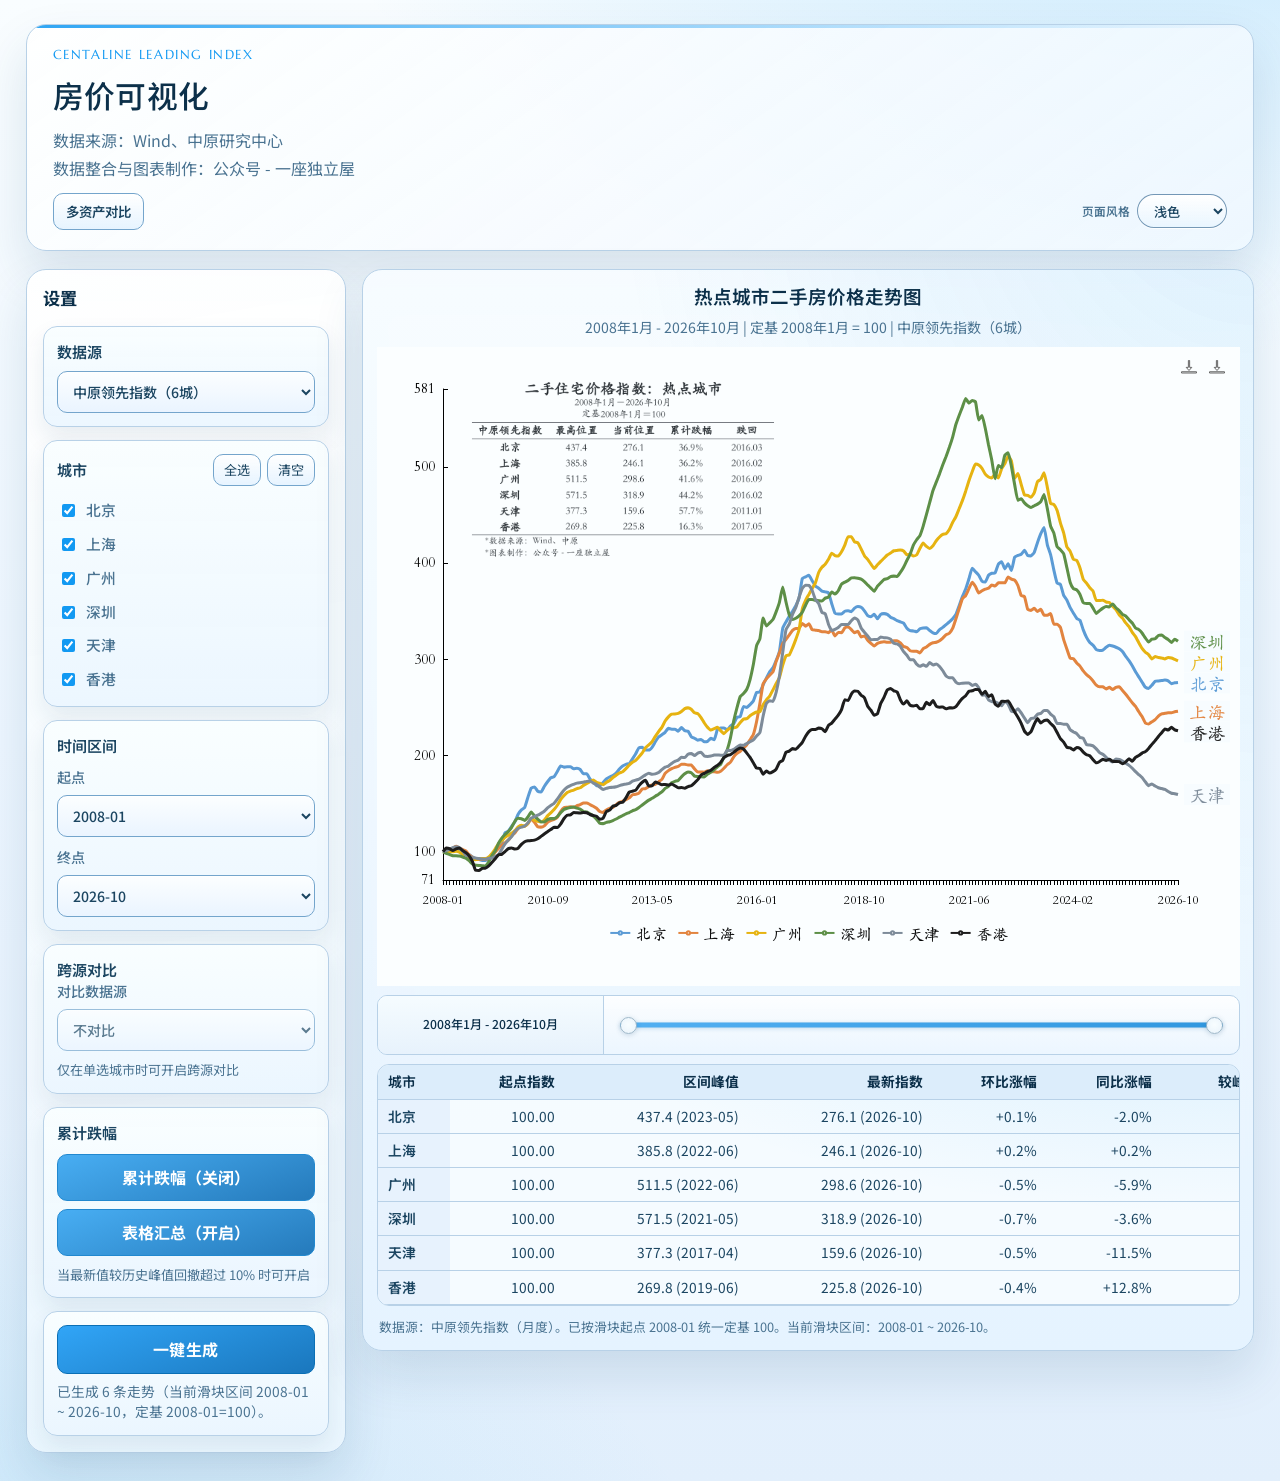
<file: index.html>
<!doctype html>
<html lang="zh-CN">
  <head>
    <meta charset="UTF-8" />
    <meta name="viewport" content="width=device-width, initial-scale=1.0, viewport-fit=cover" />
    <title>房价可视化</title>
    <link rel="preconnect" href="https://fonts.googleapis.com" />
    <link rel="preconnect" href="https://fonts.gstatic.com" crossorigin />
    <link
      rel="preload"
      as="style"
      href="https://fonts.googleapis.com/css2?family=Marcellus&family=Noto+Sans+SC:wght@400;500;700&display=swap"
      onload="this.onload=null;this.rel='stylesheet'"
    />
    <noscript>
      <link
        rel="stylesheet"
        href="https://fonts.googleapis.com/css2?family=Marcellus&family=Noto+Sans+SC:wght@400;500;700&display=swap"
      />
    </noscript>
    <link
      rel="preload"
      href="./fonts/STKaiti-subset.woff2"
      as="font"
      type="font/woff2"
      crossorigin
    />
    <link rel="stylesheet" href="style.css?v=20261020-mobile" />
    <script>
      window.__ECHARTS_LOAD_STATUS = "loading";
      window.__ECHARTS_LOAD_FAILURE_DETAIL = "";
      window.__ECHARTS_FALLBACK_URLS = [
        "https://cdn.jsdelivr.net/npm/echarts@5.5.1/dist/echarts.min.js",
        "https://cdn.bootcdn.net/ajax/libs/echarts/5.5.0/echarts.min.js",
        "https://cdn.staticfile.org/echarts/5.5.0/echarts.min.js",
      ];
      window.__markEchartsReady = function () {
        window.__ECHARTS_LOAD_STATUS = "ready";
        window.__ECHARTS_LOAD_FAILURE_DETAIL = "";
      };
      window.__markEchartsLoadFailed = function () {
        window.__ECHARTS_LOAD_STATUS = "failed";
        window.__ECHARTS_LOAD_FAILURE_DETAIL =
          "vendor/echarts.min.js 与所有 CDN 回退均加载失败";
      };
      window.__loadEchartsFallback = function (scriptEl, index) {
        if (!scriptEl) return;
        const parsedIndex = Number(index);
        const safeIndex = Number.isFinite(parsedIndex) ? parsedIndex : 0;
        const nextUrl = window.__ECHARTS_FALLBACK_URLS[safeIndex];
        if (!nextUrl) {
          window.__markEchartsLoadFailed();
          return;
        }
        scriptEl.onload = function () {
          window.__markEchartsReady();
        };
        scriptEl.onerror = function () {
          window.__loadEchartsFallback(scriptEl, safeIndex + 1);
        };
        scriptEl.src = nextUrl;
      };
    </script>
    <script
      defer
      src="./vendor/echarts.min.js"
      onload="window.__markEchartsReady()"
      onerror="window.__loadEchartsFallback(this, 0)"
    ></script>
    <script defer src="house-price-data.js?v=20261116-housing-october"></script>
    <script defer src="chart-axis-utils.js?v=20260416-visible-y-axis-tight-v2"></script>
    <script defer src="time-range-viewport-utils.js?v=20260719-expand-viewport"></script>
    <script defer src="app.js?v=20261116-housing-october"></script>
    <script defer src="./mobile-ui.js?v=20261020-mobile"></script>
  </head>
  <body>
    <main class="page">
      <section class="hero">
        <p class="eyebrow">Centaline Leading Index</p>
        <h1>房价可视化</h1>
        <p class="subtitle" id="sourceSubtitleText">数据来源：Wind、中原研究中心</p>
        <p class="subtitle credit">数据整合与图表制作：公众号 - 一座独立屋</p>
        <div class="hero-links hero-links--with-theme">
          <a class="hero-link-btn" href="multi-assets.html">多资产对比</a>
          <label class="hero-theme-field">
            <span class="hero-theme-label">页面风格</span>
            <select id="themeMode" aria-label="页面风格选择">
              <option value="light">浅色</option>
              <option value="dark">深色</option>
            </select>
          </label>
        </div>
      </section>

      <section class="workspace">
        <aside class="controls">
          <h2>设置</h2>

          <div class="control-block control-block--loose-select">
            <h3>数据源</h3>
            <label>
              <select id="dataSource" aria-label="数据源选择"></select>
            </label>
          </div>

          <div class="control-block">
            <div class="block-head">
              <h3 id="cityBlockTitle">城市（可选多至6个）</h3>
              <div class="inline-actions">
                <button id="selectAllBtn" type="button">全选</button>
                <button id="clearAllBtn" type="button">清空</button>
              </div>
            </div>
            <input
              id="citySearch"
              class="asset-search city-search"
              type="search"
              placeholder="搜索城市或所在省份"
              aria-label="搜索城市"
              hidden
            />
            <div id="cityList" class="city-list" aria-label="城市选择"></div>
          </div>

          <div class="control-block">
            <h3>时间区间</h3>
            <div class="date-grid">
              <label>
                起点
                <select id="startMonth"></select>
              </label>
              <label>
                终点
                <select id="endMonth"></select>
              </label>
            </div>
          </div>

          <div class="control-block">
            <h3>跨源对比</h3>
            <label>
              对比数据源
              <select id="compareSource" aria-label="跨源对比数据源" disabled>
                <option value="none">不对比</option>
              </select>
            </label>
            <p class="analysis-hint" id="compareHint">仅在单选北上广深天津时可开启对比</p>
          </div>

          <div class="control-block">
            <h3>累计跌幅</h3>
            <button id="drawdownBtn" class="analysis-btn" type="button" disabled>
              累计跌幅（关闭）
            </button>
            <button id="chartTableBtn" class="analysis-btn sub" type="button" disabled>
              表格汇总（关闭）
            </button>
            <p class="analysis-hint">当最新值较历史峰值回撤超过 10% 时可开启</p>
          </div>

          <div class="control-block actions">
            <button id="renderBtn" class="primary-btn" type="button">一键生成</button>
            <p id="statusText" class="status">正在加载数据...</p>
          </div>
        </aside>

        <section class="chart-zone">
          <div class="chart-head">
            <h2 id="chartTitle">热点城市二手房价格走势图</h2>
            <p id="chartMeta">-</p>
          </div>
          <div class="chart-stage">
            <div id="chart" class="chart" role="img" aria-label="房价走势折线图"></div>
            <div id="chartStatsOverlay" class="chart-stats-overlay" aria-hidden="true"></div>
          </div>
          <div class="timeline-zoom-widget" id="timeZoomWidget" aria-label="时间区间滑块">
            <div class="timeline-zoom-summary" id="timeZoomRangeText">-</div>
            <div class="timeline-zoom-slider">
              <div class="timeline-zoom-track">
                <span class="timeline-zoom-rail" aria-hidden="true"></span>
                <span class="timeline-zoom-fill" id="timeZoomFill" aria-hidden="true"></span>
                <input
                  id="timeZoomStart"
                  class="timeline-zoom-input timeline-zoom-input--start"
                  type="range"
                  min="0"
                  max="0"
                  step="1"
                  value="0"
                  aria-label="时间区间起点"
                />
                <input
                  id="timeZoomEnd"
                  class="timeline-zoom-input timeline-zoom-input--end"
                  type="range"
                  min="0"
                  max="0"
                  step="1"
                  value="0"
                  aria-label="时间区间终点"
                />
              </div>
            </div>
          </div>
          <div class="table-wrap">
            <table>
              <thead>
                <tr>
                  <th>城市</th>
                  <th>起点指数</th>
                  <th>区间峰值</th>
                  <th>最新指数</th>
                  <th>环比涨幅</th>
                  <th>同比涨幅</th>
                  <th>较峰值回撤</th>
                </tr>
              </thead>
              <tbody id="summaryBody"></tbody>
            </table>
          </div>
          <p class="footnote" id="footnoteText"></p>
        </section>
      </section>
    </main>
  </body>
</html>
</file>
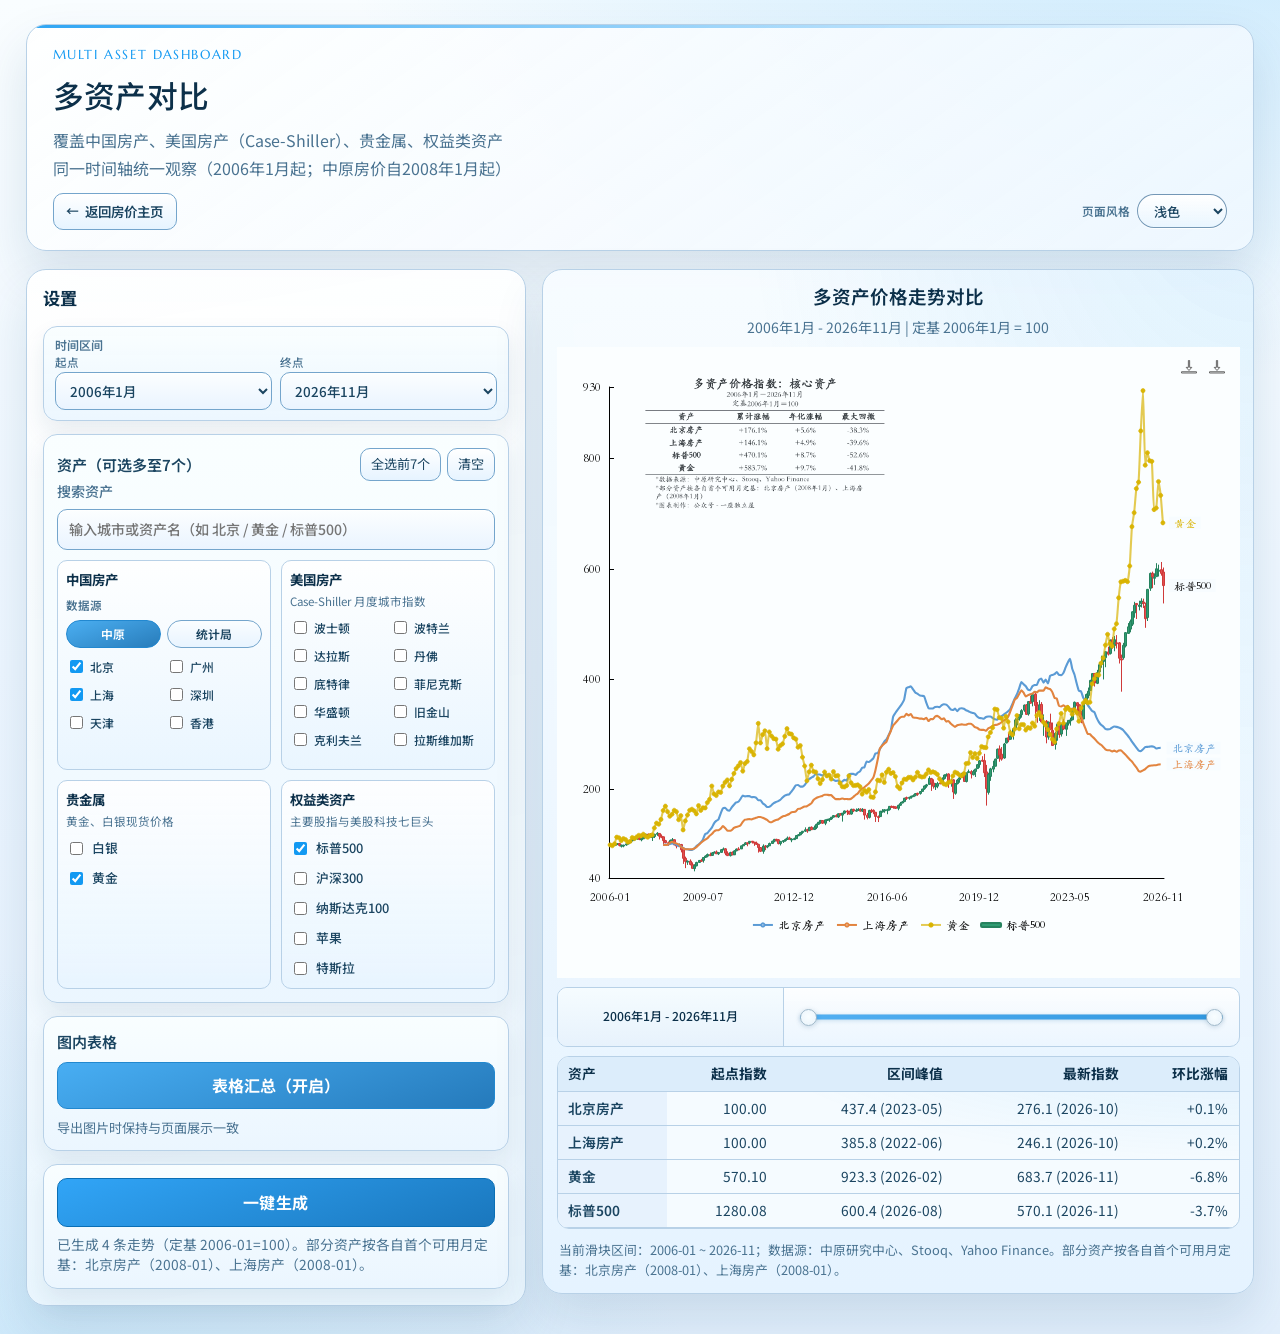
<file: multi-assets.html>
<!doctype html>
<html lang="zh-CN">
  <head>
    <meta charset="UTF-8" />
    <meta name="viewport" content="width=device-width, initial-scale=1.0, viewport-fit=cover" />
    <title>多资产对比</title>
    <link rel="preconnect" href="https://fonts.googleapis.com" />
    <link rel="preconnect" href="https://fonts.gstatic.com" crossorigin />
    <link
      rel="preload"
      as="style"
      href="https://fonts.googleapis.com/css2?family=Marcellus&family=Noto+Sans+SC:wght@400;500;700&display=swap"
      onload="this.onload=null;this.rel='stylesheet'"
    />
    <noscript>
      <link
        rel="stylesheet"
        href="https://fonts.googleapis.com/css2?family=Marcellus&family=Noto+Sans+SC:wght@400;500;700&display=swap"
      />
    </noscript>
    <link
      rel="preload"
      href="./fonts/STKaiti-subset.woff2"
      as="font"
      type="font/woff2"
      crossorigin
    />
    <link rel="stylesheet" href="style.css?v=20261020-mobile" />
    <script>
      window.__ECHARTS_LOAD_STATUS = "loading";
      window.__ECHARTS_LOAD_FAILURE_DETAIL = "";
      window.__ECHARTS_FALLBACK_URLS = [
        "https://cdn.jsdelivr.net/npm/echarts@5.5.1/dist/echarts.min.js",
        "https://cdn.bootcdn.net/ajax/libs/echarts/5.5.0/echarts.min.js",
        "https://cdn.staticfile.org/echarts/5.5.0/echarts.min.js",
      ];
      window.__markEchartsReady = function () {
        window.__ECHARTS_LOAD_STATUS = "ready";
        window.__ECHARTS_LOAD_FAILURE_DETAIL = "";
      };
      window.__markEchartsLoadFailed = function () {
        window.__ECHARTS_LOAD_STATUS = "failed";
        window.__ECHARTS_LOAD_FAILURE_DETAIL =
          "vendor/echarts.min.js 与所有 CDN 回退均加载失败";
      };
      window.__loadEchartsFallback = function (scriptEl, index) {
        if (!scriptEl) return;
        const parsedIndex = Number(index);
        const safeIndex = Number.isFinite(parsedIndex) ? parsedIndex : 0;
        const nextUrl = window.__ECHARTS_FALLBACK_URLS[safeIndex];
        if (!nextUrl) {
          window.__markEchartsLoadFailed();
          return;
        }
        scriptEl.onload = function () {
          window.__markEchartsReady();
        };
        scriptEl.onerror = function () {
          window.__loadEchartsFallback(scriptEl, safeIndex + 1);
        };
        scriptEl.src = nextUrl;
      };
    </script>
    <script
      defer
      src="./vendor/echarts.min.js"
      onload="window.__markEchartsReady()"
      onerror="window.__loadEchartsFallback(this, 0)"
    ></script>
    <script defer src="multi-asset-data.js?v=20261116-housing-october"></script>
    <script defer src="multi-asset-base-utils.js?v=20260518-range-base"></script>
    <script defer src="multi-asset-candlestick-utils.js?v=20260518-slim-centered-wicks"></script>
    <script defer src="time-range-viewport-utils.js?v=20260719-expand-viewport"></script>
    <script defer src="multi-assets.js?v=20261020-mobile"></script>
    <script defer src="./mobile-ui.js?v=20261020-mobile"></script>
  </head>
  <body>
    <main class="page page-multi-assets">
      <section class="hero">
        <p class="eyebrow">Multi Asset Dashboard</p>
        <h1>多资产对比</h1>
        <p class="subtitle">覆盖中国房产、美国房产（Case-Shiller）、贵金属、权益类资产</p>
        <p class="subtitle credit">同一时间轴统一观察（2006年1月起；中原房价自2008年1月起）</p>
        <div class="hero-links hero-links--with-theme">
          <a class="hero-link-btn hero-link-btn--back" href="index.html">
            <span class="hero-link-arrow" aria-hidden="true">&larr;</span>
            <span>返回房价主页</span>
          </a>
          <label class="hero-theme-field">
            <span class="hero-theme-label">页面风格</span>
            <select id="themeMode" aria-label="页面风格选择">
              <option value="light">浅色</option>
              <option value="dark">深色</option>
            </select>
          </label>
        </div>
      </section>

      <section class="workspace">
        <aside class="controls">
          <h2>设置</h2>

          <div class="control-block control-block--time-range">
            <div class="compact-range">
              <span class="compact-label">时间区间</span>
              <div class="compact-range-grid">
                <label class="compact-field compact-field--inline">
                  <span class="compact-sub-label">起点</span>
                  <select id="startMonth"></select>
                </label>
                <label class="compact-field compact-field--inline">
                  <span class="compact-sub-label">终点</span>
                  <select id="endMonth"></select>
                </label>
              </div>
            </div>
          </div>

          <div class="control-block">
            <div class="block-head">
              <h3 id="assetBlockTitle">资产（可选多至7个）</h3>
              <div class="inline-actions">
                <button id="selectAllBtn" type="button">全选前7个</button>
                <button id="clearAllBtn" type="button">清空</button>
              </div>
            </div>
            <label>
              搜索资产
              <input
                id="assetSearch"
                class="asset-search"
                type="search"
                placeholder="输入城市或资产名（如 北京 / 黄金 / 标普500）"
                autocomplete="off"
              />
            </label>
            <div id="assetList" class="asset-list" aria-label="资产选择"></div>
          </div>

          <div class="control-block">
            <h3>图内表格</h3>
            <button id="chartTableBtn" class="analysis-btn sub enabled" type="button">
              表格汇总（开启）
            </button>
            <p class="analysis-hint">导出图片时保持与页面展示一致</p>
          </div>

          <div class="control-block actions">
            <button id="renderBtn" class="primary-btn" type="button">一键生成</button>
            <p id="statusText" class="status">正在加载多资产数据...</p>
          </div>
        </aside>

        <section class="chart-zone">
          <div class="chart-head">
            <h2 id="chartTitle">多资产价格走势对比</h2>
            <p id="chartMeta">-</p>
          </div>
          <div class="chart-stage">
            <div id="chart" class="chart" role="img" aria-label="多资产价格走势折线图"></div>
            <div id="chartStatsOverlay" class="chart-stats-overlay" aria-hidden="true"></div>
          </div>
          <div class="timeline-zoom-widget" id="timeZoomWidget" aria-label="时间区间滑块">
            <div class="timeline-zoom-summary" id="timeZoomRangeText">-</div>
            <div class="timeline-zoom-slider">
              <div class="timeline-zoom-track">
                <span class="timeline-zoom-rail" aria-hidden="true"></span>
                <span class="timeline-zoom-fill" id="timeZoomFill" aria-hidden="true"></span>
                <input
                  id="timeZoomStart"
                  class="timeline-zoom-input timeline-zoom-input--start"
                  type="range"
                  min="0"
                  max="0"
                  step="1"
                  value="0"
                  aria-label="时间区间起点"
                />
                <input
                  id="timeZoomEnd"
                  class="timeline-zoom-input timeline-zoom-input--end"
                  type="range"
                  min="0"
                  max="0"
                  step="1"
                  value="0"
                  aria-label="时间区间终点"
                />
              </div>
            </div>
          </div>
          <div class="table-wrap">
            <table>
              <thead>
                <tr>
                  <th>资产</th>
                  <th>起点指数</th>
                  <th>区间峰值</th>
                  <th>最新指数</th>
                  <th>环比涨幅</th>
                  <th>同比涨幅</th>
                  <th>较峰值回撤</th>
                </tr>
              </thead>
              <tbody id="summaryBody"></tbody>
            </table>
          </div>
          <p class="footnote" id="footnoteText"></p>
        </section>
      </section>
    </main>
  </body>
</html>
</file>
<file: style.css>
@font-face {
  font-family: "ProjectChartSTKaiti";
  src:
    local("STKaiti"),
    local("Kaiti SC"),
    local("KaiTi"),
    url("./fonts/STKaiti-subset.woff2") format("woff2");
  font-weight: 400;
  font-style: normal;
  font-display: swap;
}

@font-face {
  font-family: "ProjectChartSTKaiti";
  src:
    local("STKaiti"),
    local("Kaiti SC"),
    local("KaiTi"),
    url("./fonts/STKaiti-subset.woff2") format("woff2");
  font-weight: 600;
  font-style: normal;
  font-display: swap;
}

@font-face {
  font-family: "ProjectChartSTKaiti";
  src:
    local("STKaiti"),
    local("Kaiti SC"),
    local("KaiTi"),
    url("./fonts/STKaiti-subset.woff2") format("woff2");
  font-weight: 700;
  font-style: normal;
  font-display: swap;
}

:root {
  --bg-ink: #102b42;
  --bg-paper: #edf6ff;
  --panel: rgba(250, 255, 255, 0.9);
  --panel-strong: rgba(242, 250, 255, 0.95);
  --line: #b8d1e7;
  --line-strong: #74a5cc;
  --title: #0c304a;
  --text: #1b4561;
  --soft: #4a7391;
  --accent: #1299f2;
  --accent-strong: #0a6fb5;
  --warn: #c64b3f;
  --shadow: 0 24px 50px rgba(17, 68, 108, 0.13);
  --shadow-soft: 0 12px 24px rgba(18, 64, 98, 0.09);
  --ring: 0 0 0 3px rgba(18, 153, 242, 0.2);
  --ui-font: "Noto Sans SC", "PingFang SC", "Hiragino Sans GB", "Microsoft YaHei",
    "Helvetica Neue", sans-serif;
  --display-font: "Marcellus", "Noto Sans SC", "PingFang SC", "Hiragino Sans GB",
    "Microsoft YaHei", "Helvetica Neue", sans-serif;
  --chart-font: "ProjectChartSTKaiti", "STKaiti", "Kaiti SC", "KaiTi", "BiauKai", serif;
}

* {
  box-sizing: border-box;
}

body {
  margin: 0;
  min-height: 100vh;
  overflow-x: hidden;
  font-family: var(--ui-font);
  line-height: 1.55;
  color: var(--text);
  background:
    radial-gradient(92rem 56rem at 98% -16%, rgba(32, 162, 246, 0.27), transparent 66%),
    radial-gradient(78rem 48rem at -14% 114%, rgba(84, 198, 242, 0.22), transparent 74%),
    linear-gradient(180deg, #f9fdff 0%, #edf6ff 50%, #e2effc 100%);
}

body.theme-dark {
  --panel: rgba(10, 18, 25, 0.92);
  --panel-strong: rgba(13, 24, 33, 0.96);
  --line: #365067;
  --line-strong: #5f7690;
  --title: #e8f1f7;
  --text: #d0dfe9;
  --soft: #9db2c1;
  --accent: #ffad47;
  --accent-strong: #d07b13;
  --warn: #ff826f;
  --shadow: 0 24px 54px rgba(0, 0, 0, 0.55);
  --shadow-soft: 0 12px 26px rgba(0, 0, 0, 0.46);
  --ring: 0 0 0 3px rgba(255, 173, 71, 0.24);
  color: var(--text);
  background:
    radial-gradient(86rem 52rem at 100% -14%, rgba(255, 173, 71, 0.22), transparent 66%),
    radial-gradient(74rem 46rem at -12% 116%, rgba(80, 145, 182, 0.2), transparent 74%),
    linear-gradient(180deg, #060d13 0%, #0a121a 54%, #0f1a24 100%);
}

body.theme-dark .hero {
  background: linear-gradient(145deg, rgba(15, 28, 39, 0.97), rgba(10, 21, 31, 0.97));
}

body.theme-dark .hero::after {
  background: linear-gradient(90deg, rgba(245, 164, 59, 0.92), rgba(245, 164, 59, 0));
}

body.theme-dark .controls,
body.theme-dark .chart-zone {
  border-color: rgba(95, 114, 130, 0.72);
}

body.theme-dark .controls h2,
body.theme-dark .control-block h3 {
  color: #f2cd99;
}

body.theme-dark .control-block {
  background:
    radial-gradient(122% 132% at 100% -24%, rgba(255, 173, 71, 0.14), transparent 62%),
    linear-gradient(180deg, rgba(21, 37, 50, 0.94), rgba(14, 26, 36, 0.96));
  border-color: rgba(83, 106, 122, 0.62);
}

body.theme-dark button {
  border-color: var(--line-strong);
  background: linear-gradient(180deg, #1c2c38, #14212c);
  color: var(--text);
}

body.theme-dark .inline-actions button {
  background: linear-gradient(180deg, #233746, #182733);
}

body.theme-dark .hero-link-btn {
  border-color: #5f7690;
  color: #d6e3eb;
  background: linear-gradient(180deg, rgba(28, 46, 61, 0.96), rgba(17, 30, 40, 0.96));
}

body.theme-dark .hero-link-btn:hover {
  border-color: #f5a43b;
  color: #f8c47c;
}

body.theme-dark .hero-theme-label {
  color: #afc1ce;
}

body.theme-dark .hero-theme-field select {
  border-color: rgba(115, 145, 168, 0.85);
  background: linear-gradient(180deg, rgba(23, 38, 51, 0.96), rgba(15, 27, 37, 0.97));
  box-shadow: 0 1px 0 rgba(255, 173, 71, 0.08), inset 0 1px 0 rgba(255, 173, 71, 0.14);
}

body.theme-dark select {
  background: linear-gradient(180deg, #142433, #101d28);
  border-color: rgba(96, 123, 143, 0.78);
  color: var(--text);
  box-shadow: inset 0 1px 0 rgba(255, 173, 71, 0.12);
}

body.theme-dark .asset-search {
  background: linear-gradient(180deg, #142433, #101d28);
  border-color: rgba(96, 123, 143, 0.78);
  color: var(--text);
  box-shadow: inset 0 1px 0 rgba(255, 173, 71, 0.12);
}

body.theme-dark .asset-group {
  border-color: rgba(88, 109, 126, 0.68);
  background:
    radial-gradient(120% 125% at 100% -20%, rgba(245, 164, 59, 0.14), transparent 58%),
    linear-gradient(180deg, rgba(21, 37, 50, 0.9), rgba(14, 26, 36, 0.92));
}

body.theme-dark .asset-group-title {
  color: #f2cd99;
}

body.theme-dark .asset-module-title {
  color: #f2cd99;
}

body.theme-dark .asset-module-desc,
body.theme-dark .asset-module-toolbar-label,
body.theme-dark .asset-module-empty {
  color: #a9bdca;
}

body.theme-dark .china-source-chip {
  border-color: #587082;
  background: linear-gradient(180deg, #1f3341, #172833);
  color: #c6d6e0;
}

body.theme-dark .china-source-chip:hover {
  border-color: #ffad47;
  color: #ffd8a5;
}

body.theme-dark .china-source-chip.is-active {
  border-color: #e7a246;
  background: linear-gradient(160deg, #f2b04f, #c6761a);
  color: #12212b;
}

body.theme-dark .page-multi-assets .asset-module[data-category="cn_housing"] .asset-grid::-webkit-scrollbar-thumb,
body.theme-dark .page-multi-assets .asset-module[data-category="us_housing"] .asset-grid::-webkit-scrollbar-thumb,
body.theme-dark .page-multi-assets .asset-module[data-category="equities"] .asset-grid::-webkit-scrollbar-thumb {
  background: rgba(191, 146, 86, 0.65);
}

body.theme-dark .primary-btn {
  border-color: #e79f43;
  background: linear-gradient(160deg, #f6ae49, #ba6e15);
  color: #13212c;
}

body.theme-dark .primary-btn:hover {
  color: #13212c;
}

body.theme-dark .analysis-btn {
  border-color: #587082;
  background: linear-gradient(160deg, #2e4354, #223443);
  color: #c3d4df;
}

body.theme-dark .analysis-btn:disabled {
  border-color: #435867;
  background: linear-gradient(160deg, #243645, #1b2a37);
  color: #7e95a6;
}

body.theme-dark .analysis-btn.enabled {
  border-color: #e7a246;
  background: linear-gradient(160deg, #f2b04f, #c6761a);
  color: #12212b;
}

body.theme-dark .analysis-btn.enabled:hover {
  color: #12212b;
}

body.theme-dark button:hover {
  border-color: #ffad47;
  color: #ffd7a4;
}

body.theme-dark .chart-zone {
  background:
    radial-gradient(120% 132% at 100% -20%, rgba(255, 173, 71, 0.11), transparent 62%),
    linear-gradient(180deg, rgba(13, 24, 34, 0.95), rgba(9, 18, 27, 0.95));
}

body.theme-dark .chart {
  background: #09131b;
}

body.theme-dark .table-wrap {
  background:
    radial-gradient(120% 135% at 100% -25%, rgba(255, 173, 71, 0.1), transparent 62%),
    rgba(11, 19, 27, 0.93);
  box-shadow: inset 0 1px 0 rgba(255, 255, 255, 0.05);
}

body.theme-dark .table-wrap th:first-child,
body.theme-dark .table-wrap td:first-child {
  background: #132432;
}

body.theme-dark .table-wrap thead th,
body.theme-dark .table-wrap thead th:first-child {
  background: transparent;
  color: #f2cea0;
}

body.theme-dark .chart-stats-overlay table,
body.theme-dark .chart-stats-overlay th,
body.theme-dark .chart-stats-overlay td {
  border-color: #ffffff;
}

body.theme-dark .chart-stats-overlay th,
body.theme-dark .chart-stats-overlay td,
body.theme-dark .chart-stats-overlay thead th,
body.theme-dark .chart-stats-title-main,
body.theme-dark .chart-stats-title-sub,
body.theme-dark .chart-stats-note,
body.theme-dark .chart-stats-source-tag,
body.theme-dark .chart-stats-th-text,
body.theme-dark .chart-stats-city-main {
  color: #ffffff;
}

body.theme-dark .city-list::-webkit-scrollbar-thumb {
  background: rgba(191, 146, 86, 0.62);
}

.page {
  width: min(1600px, 96vw);
  margin: 24px auto 28px;
  display: grid;
  gap: 18px;
}

.hero {
  position: relative;
  overflow: hidden;
  border: 1px solid var(--line);
  background: linear-gradient(145deg, rgba(255, 255, 255, 0.92), rgba(239, 248, 255, 0.82));
  border-radius: 20px;
  padding: 20px 26px;
  box-shadow: var(--shadow);
}

.hero::after {
  content: "";
  position: absolute;
  inset: 0 auto auto 0;
  width: 100%;
  height: 3px;
  background: linear-gradient(90deg, rgba(18, 153, 242, 0.88), rgba(18, 153, 242, 0));
}

.eyebrow {
  margin: 0;
  font-family: var(--display-font);
  font-weight: 500;
  letter-spacing: 0.12em;
  text-transform: uppercase;
  color: var(--accent);
  font-size: 0.84rem;
}

.hero h1 {
  margin: 8px 0 0;
  font-size: clamp(1.4rem, 2.4vw, 2rem);
  font-family: var(--display-font);
  font-weight: 500;
  color: var(--title);
  letter-spacing: 0.01em;
}

.subtitle {
  margin: 7px 0 0;
  color: var(--soft);
  line-height: 1.58;
  overflow-wrap: anywhere;
}

.subtitle.credit {
  margin-top: 2px;
}

.hero-links {
  margin-top: 12px;
  display: flex;
  flex-wrap: wrap;
  gap: 8px;
}

.hero-links--with-theme {
  align-items: center;
}

.hero-link-btn {
  display: inline-flex;
  align-items: center;
  justify-content: center;
  gap: 6px;
  border: 1px solid var(--line-strong);
  border-radius: 10px;
  padding: 7px 12px;
  font-size: 0.84rem;
  font-weight: 600;
  letter-spacing: 0.01em;
  color: var(--text);
  text-decoration: none;
  background: linear-gradient(180deg, rgba(255, 255, 255, 0.95), rgba(228, 243, 255, 0.9));
  transition: 170ms ease;
}

.hero-link-btn:hover {
  border-color: var(--accent);
  color: var(--accent);
  transform: translateY(-1px);
}

.hero-link-arrow {
  font-size: 0.95em;
  line-height: 1;
}

.hero-theme-field {
  margin-left: auto;
  display: inline-flex;
  align-items: center;
  gap: 7px;
  border: none;
  border-radius: 0;
  padding: 0;
  background: transparent;
}

.hero-theme-label {
  font-size: 0.73rem;
  font-weight: 600;
  color: var(--soft);
  line-height: 1.2;
  white-space: nowrap;
}

.hero-theme-field select {
  min-height: 34px;
  border-radius: 999px;
  padding: 5px 30px 5px 12px;
  font-size: 0.82rem;
  border-color: rgba(96, 137, 170, 0.86);
  background: linear-gradient(180deg, rgba(255, 255, 255, 0.98), rgba(232, 245, 255, 0.94));
  box-shadow: 0 1px 0 rgba(255, 255, 255, 0.85), inset 0 1px 0 rgba(255, 255, 255, 0.92);
}

.workspace {
  display: grid;
  grid-template-columns: minmax(280px, 320px) minmax(0, 1fr);
  gap: 16px;
  align-items: start;
}

.page-multi-assets .workspace {
  grid-template-columns: minmax(400px, 500px) minmax(0, 1fr);
}

.workspace > * {
  min-width: 0;
}

.page-multi-assets {
  --asset-row-height: 24px;
  --asset-row-gap: 6px;
  --housing-module-visible-rows: 5;
}

.controls,
.chart-zone {
  border: 1px solid var(--line);
  backdrop-filter: blur(9px);
  -webkit-backdrop-filter: blur(9px);
  border-radius: 20px;
  box-shadow: var(--shadow);
}

.controls {
  position: sticky;
  top: 14px;
  align-self: start;
  padding: 16px;
  display: flex;
  flex-direction: column;
  gap: 13px;
  background: linear-gradient(170deg, rgba(255, 255, 255, 0.94), rgba(236, 247, 255, 0.91));
}

.page-multi-assets .controls {
  position: static;
}

body.theme-dark .controls {
  background:
    radial-gradient(124% 136% at 100% -24%, rgba(255, 173, 71, 0.15), transparent 62%),
    linear-gradient(180deg, rgba(12, 24, 33, 0.95), rgba(8, 17, 25, 0.96));
}

.controls h2 {
  margin: 0;
  font-size: 1.08rem;
  color: var(--title);
  letter-spacing: 0.02em;
  font-weight: 700;
  font-family: var(--display-font);
}

.control-block {
  border: 1px solid var(--line);
  background: linear-gradient(180deg, rgba(249, 254, 255, 0.96), rgba(235, 246, 255, 0.94));
  border-radius: 14px;
  padding: 13px;
  box-shadow: var(--shadow-soft);
}

.control-block h3 {
  margin: 0;
  font-size: 0.94rem;
  font-weight: 600;
}

.page-multi-assets .control-block--time-range {
  padding: 10px 11px;
}

.page-multi-assets .compact-field,
.page-multi-assets .compact-range {
  margin: 0;
  display: grid;
  gap: 4px;
}

.page-multi-assets .compact-label {
  margin: 0;
  font-size: 0.75rem;
  font-weight: 600;
  line-height: 1.25;
  color: var(--soft);
}

.page-multi-assets .compact-range-grid {
  display: grid;
  grid-template-columns: repeat(2, minmax(0, 1fr));
  gap: 8px;
}

.page-multi-assets .compact-field--inline {
  gap: 3px;
}

.page-multi-assets .compact-sub-label {
  font-size: 0.72rem;
  font-weight: 500;
  color: var(--soft);
  line-height: 1.2;
}

.page-multi-assets .control-block--time-range select {
  min-height: 36px;
  padding: 7px 10px;
  font-size: 0.84rem;
}

.asset-search {
  padding: 9px 11px;
  border: 1px solid var(--line-strong);
  border-radius: 10px;
  background: linear-gradient(180deg, #fcfeff, #eaf4ff);
  color: var(--text);
  font: inherit;
  transition: border-color 150ms ease, box-shadow 150ms ease;
  box-shadow: inset 0 1px 0 rgba(255, 255, 255, 0.82);
}

.asset-search:focus {
  outline: none;
  border-color: var(--accent);
  box-shadow: var(--ring);
}

.asset-list {
  margin-top: 10px;
  max-height: 290px;
  overflow: auto;
  padding-right: 4px;
  display: grid;
  gap: 8px;
}

.page-multi-assets .asset-list {
  max-height: none;
  overflow: visible;
  padding-right: 0;
  grid-template-columns: repeat(2, minmax(0, 1fr));
  gap: 10px;
}

.asset-group {
  border: 1px solid var(--line);
  border-radius: 10px;
  padding: 8px;
  background: linear-gradient(180deg, rgba(255, 255, 255, 0.9), rgba(232, 245, 255, 0.82));
}

.asset-module-head {
  display: grid;
  gap: 3px;
  margin-bottom: 7px;
}

.asset-group-title {
  margin: 0;
  font-size: 0.79rem;
  font-weight: 700;
  letter-spacing: 0.01em;
  color: var(--soft);
}

.asset-module-title {
  font-size: 0.84rem;
  color: var(--title);
}

.asset-module-desc {
  margin: 0;
  font-size: 0.72rem;
  line-height: 1.45;
  color: var(--soft);
}

.asset-module-toolbar {
  margin: 4px 0 8px;
  display: grid;
  gap: 5px;
}

.asset-module-toolbar-label {
  font-size: 0.72rem;
  font-weight: 600;
  color: var(--soft);
}

.china-source-switch {
  display: grid;
  grid-template-columns: repeat(2, minmax(0, 1fr));
  gap: 6px;
}

.china-source-switch.is-single {
  grid-template-columns: minmax(0, 1fr);
}

.china-source-chip-hidden {
  display: none;
}

.asset-module-toolbar.is-hidden,
.asset-module-toolbar-label.is-hidden {
  display: none;
}

.china-source-chip {
  border: 1px solid var(--line-strong);
  border-radius: 999px;
  background: linear-gradient(180deg, #fafdff, #e8f4ff);
  color: var(--text);
  font: inherit;
  font-size: 0.74rem;
  font-weight: 600;
  line-height: 1;
  padding: 7px 4px;
  cursor: pointer;
  transition: 150ms ease;
}

.china-source-chip.is-active {
  border-color: #2288d0;
  background: linear-gradient(160deg, #4baff2, #287cba);
  color: #fff;
}

.china-source-chip:hover {
  border-color: var(--accent);
  color: var(--accent);
}

.asset-grid {
  display: grid;
  grid-template-columns: repeat(auto-fill, minmax(112px, 1fr));
  column-gap: 8px;
  row-gap: var(--asset-row-gap);
}

.page-multi-assets .asset-module[data-category="cn_housing"] .asset-grid {
  grid-template-columns: repeat(2, minmax(0, 1fr));
}

.page-multi-assets .asset-module[data-category="us_housing"],
.page-multi-assets .asset-module[data-category="equities"] {
  display: flex;
  flex-direction: column;
}

.page-multi-assets .asset-module.asset-group-hidden {
  display: none;
}

.page-multi-assets .asset-module[data-category="us_housing"] .asset-grid {
  grid-template-columns: repeat(2, minmax(0, 1fr));
}

.page-multi-assets .asset-module[data-category="cn_housing"].is-nbs-three-cols .asset-grid {
  grid-template-columns: repeat(3, minmax(0, 1fr));
  column-gap: 6px;
}

.page-multi-assets .asset-module[data-category="cn_housing"].is-nbs-three-cols .asset-item {
  min-height: 22px;
  font-size: 0.74rem;
  line-height: 1.18;
  gap: 4px;
}

.page-multi-assets .asset-module[data-category="cn_housing"].is-nbs-three-cols .asset-item span {
  overflow: hidden;
  text-overflow: ellipsis;
  white-space: nowrap;
}

.page-multi-assets .asset-module[data-category="cn_housing"].is-nbs-three-cols.is-searching .asset-item {
  min-height: var(--asset-row-height);
  font-size: 0.8rem;
  line-height: 1.25;
  gap: 6px;
}

.page-multi-assets .asset-list.is-cn-nbs70:not(.is-searching) .asset-module[data-category="us_housing"] .asset-item {
  min-height: var(--asset-compact-row-height, 22px);
  font-size: var(--asset-compact-font-size, 0.74rem);
  line-height: 1.18;
  gap: 4px;
}

.page-multi-assets .asset-list.is-cn-centaline:not(.is-searching) .asset-module[data-category="cn_housing"] .asset-item,
.page-multi-assets .asset-list.is-cn-centaline:not(.is-searching) .asset-module[data-category="us_housing"] .asset-item {
  min-height: var(--asset-compact-row-height, 22px);
  font-size: var(--asset-compact-font-size, 0.74rem);
  line-height: 1.18;
  gap: 4px;
}

.asset-item {
  display: flex;
  align-items: center;
  gap: 6px;
  min-height: var(--asset-row-height);
  font-size: 0.8rem;
  line-height: 1.25;
  color: var(--text);
}

.asset-item input {
  accent-color: var(--accent);
  flex-shrink: 0;
}

.asset-item.is-selection-limit-disabled {
  opacity: 0.56;
}

.asset-item.is-selection-limit-disabled span {
  color: var(--soft);
}

.asset-item input:disabled {
  cursor: not-allowed;
  filter: grayscale(1);
  opacity: 0.62;
}

.asset-item-hidden,
.asset-group-hidden {
  display: none;
}

.asset-module-empty {
  margin: 0;
  font-size: 0.75rem;
  color: var(--soft);
}

.page-multi-assets .asset-module[data-category="cn_housing"] .asset-grid,
.page-multi-assets .asset-module[data-category="us_housing"] .asset-grid,
.page-multi-assets .asset-module[data-category="equities"] .asset-grid {
  max-height: calc(
    (var(--asset-row-height) * var(--housing-module-visible-rows)) +
      (var(--asset-row-gap) * (var(--housing-module-visible-rows) - 1))
  );
  overflow: auto;
  padding-right: 4px;
  align-content: start;
}

.page-multi-assets .asset-module[data-category="cn_housing"] .asset-grid::-webkit-scrollbar,
.page-multi-assets .asset-module[data-category="us_housing"] .asset-grid::-webkit-scrollbar,
.page-multi-assets .asset-module[data-category="equities"] .asset-grid::-webkit-scrollbar {
  width: 8px;
}

.page-multi-assets .asset-module[data-category="cn_housing"] .asset-grid::-webkit-scrollbar-thumb,
.page-multi-assets .asset-module[data-category="us_housing"] .asset-grid::-webkit-scrollbar-thumb,
.page-multi-assets .asset-module[data-category="equities"] .asset-grid::-webkit-scrollbar-thumb {
  border-radius: 999px;
  background: rgba(96, 142, 176, 0.55);
}

.page-multi-assets .asset-module[data-category="cn_housing"] .asset-grid::-webkit-scrollbar-track,
.page-multi-assets .asset-module[data-category="us_housing"] .asset-grid::-webkit-scrollbar-track,
.page-multi-assets .asset-module[data-category="equities"] .asset-grid::-webkit-scrollbar-track {
  background: transparent;
}

.control-block--loose-select > label {
  margin-top: 8px;
}

.block-head {
  display: flex;
  justify-content: space-between;
  align-items: center;
  gap: 8px;
}

.inline-actions {
  display: flex;
  gap: 6px;
}

button {
  border: 1px solid var(--line-strong);
  background: linear-gradient(180deg, #fafdff, #eaf4ff);
  color: var(--text);
  border-radius: 10px;
  font: inherit;
  cursor: pointer;
  transition: 170ms ease;
}

button:hover {
  border-color: var(--accent);
  color: var(--accent);
  transform: translateY(-1px);
}

.inline-actions button {
  padding: 5px 10px;
  font-size: 0.82rem;
  background: linear-gradient(180deg, rgba(255, 255, 255, 0.98), rgba(229, 243, 255, 0.95));
}

.city-list {
  margin-top: 11px;
  max-height: 220px;
  overflow: auto;
  display: grid;
  gap: 7px;
  padding-right: 3px;
}

.city-search {
  width: 100%;
  margin-top: 9px;
  font-size: 0.9rem;
  padding: 8px 10px;
}

.city-list--three-cols {
  display: grid;
  grid-template-columns: repeat(3, minmax(0, 1fr));
  column-gap: 8px;
  row-gap: 6px;
  max-height: 320px;
  padding-right: 0;
  --city-item-font-size: clamp(0.7rem, 0.534rem + 0.331vw, 0.83rem);
}

.city-list--three-cols .city-item {
  min-height: 24px;
  font-size: var(--city-item-font-size);
  gap: 6px;
  line-height: 1.22;
}

.city-list--three-cols .city-item span {
  overflow: hidden;
  text-overflow: ellipsis;
  white-space: nowrap;
}

.city-list::-webkit-scrollbar {
  width: 8px;
}

.city-list::-webkit-scrollbar-thumb {
  border-radius: 999px;
  background: rgba(94, 141, 175, 0.5);
}

.city-list::-webkit-scrollbar-track {
  background: transparent;
}

.city-item {
  display: flex;
  align-items: center;
  gap: 8px;
  font-size: 0.92rem;
  padding: 2px 1px;
}

.city-item input {
  accent-color: var(--accent);
}

.city-item.is-selection-limit-disabled {
  opacity: 0.56;
}

.city-item.is-selection-limit-disabled span {
  color: var(--soft);
}

.city-item input:disabled {
  cursor: not-allowed;
  filter: grayscale(1);
  opacity: 0.62;
}

.city-item-hidden-by-search {
  display: none;
}

.date-grid {
  margin-top: 10px;
  display: grid;
  gap: 10px;
}

label {
  display: grid;
  gap: 6px;
  font-size: 0.88rem;
  color: var(--soft);
  font-weight: 500;
}

select {
  padding: 9px 11px;
  border: 1px solid var(--line-strong);
  border-radius: 10px;
  background: linear-gradient(180deg, #fcfeff, #eaf4ff);
  color: var(--text);
  font: inherit;
  transition: border-color 150ms ease, box-shadow 150ms ease;
  box-shadow: inset 0 1px 0 rgba(255, 255, 255, 0.82);
}

select:focus {
  outline: none;
  border-color: var(--accent);
  box-shadow: var(--ring);
}

.actions {
  display: grid;
  gap: 8px;
}

.primary-btn {
  border: 1px solid var(--accent-strong);
  background: linear-gradient(160deg, #31a5f7, #1a77bd);
  color: #fff;
  font-weight: 700;
  padding: 11px 13px;
  letter-spacing: 0.02em;
}

.primary-btn:hover {
  color: #fff;
  filter: brightness(1.02);
}

.analysis-btn {
  margin-top: 10px;
  width: 100%;
  padding: 10px 12px;
  border: 1px solid #7fa4c0;
  background: linear-gradient(160deg, #e4f1fb, #c9def0);
  color: #43657f;
  font-weight: 700;
}

.analysis-btn.sub {
  margin-top: 8px;
}

.analysis-btn:disabled {
  cursor: not-allowed;
  border-color: #9fb4c7;
  background: linear-gradient(160deg, #d8e6f1, #c9d6e1);
  color: #74899b;
}

.analysis-btn.enabled {
  border-color: #2188cf;
  background: linear-gradient(160deg, #48aef3, #257abb);
  color: #fff;
}

.analysis-btn.enabled:hover {
  color: #fff;
  filter: brightness(1.04);
}

.analysis-btn:disabled:hover {
  border-color: #9fb4c7;
  color: #74899b;
  filter: none;
}

.analysis-hint {
  margin: 9px 0 0;
  font-size: 0.82rem;
  line-height: 1.5;
  color: var(--soft);
}

.status {
  margin: 0;
  min-height: 22px;
  font-size: 0.86rem;
  line-height: 1.45;
  color: var(--soft);
}

.status.error {
  color: var(--warn);
}

.chart.chart--error {
  display: flex;
  align-items: center;
  justify-content: center;
  padding: 28px;
  border: 1px dashed rgba(205, 91, 91, 0.42);
  border-radius: 18px;
  background: rgba(255, 248, 248, 0.9);
  color: #9e3d3d;
  text-align: center;
  line-height: 1.7;
  white-space: normal;
}

.chart-zone {
  background:
    radial-gradient(118% 132% at 100% -20%, rgba(26, 153, 242, 0.12), transparent 62%),
    linear-gradient(180deg, rgba(247, 252, 255, 0.93), rgba(229, 243, 255, 0.92));
  padding: 14px;
  display: grid;
  gap: 9px;
  font-family: var(--ui-font);
}

.chart-head h2 {
  margin: 0;
  font-size: 1.16rem;
  color: var(--title);
  font-family: var(--display-font);
  font-weight: 600;
}

.chart-head p {
  margin: 4px 0 0;
  color: var(--soft);
  font-size: 0.88rem;
  font-family: var(--ui-font);
}

.chart-head {
  text-align: center;
}

.chart {
  width: 100%;
  height: clamp(330px, 62vh, 860px);
  border: none;
  border-radius: 14px;
  background: linear-gradient(180deg, #fbfeff, #f2f9ff);
  position: relative;
}

.chart-stage {
  position: relative;
}

.timeline-zoom-widget {
  display: grid;
  grid-template-columns: minmax(172px, 226px) minmax(0, 1fr);
  border: 1px solid var(--line);
  border-radius: 10px;
  overflow: hidden;
  background: linear-gradient(180deg, rgba(255, 255, 255, 0.86), rgba(236, 246, 255, 0.9));
  box-shadow: inset 0 1px 0 rgba(255, 255, 255, 0.55);
}

.timeline-zoom-widget.is-disabled {
  opacity: 0.62;
}

.timeline-zoom-summary {
  display: flex;
  align-items: center;
  justify-content: center;
  padding: 9px 12px;
  font-family: var(--ui-font);
  font-size: clamp(0.76rem, 0.88vw, 0.9rem);
  line-height: 1.3;
  font-weight: 500;
  letter-spacing: 0;
  font-variant-numeric: tabular-nums;
  white-space: nowrap;
  word-break: keep-all;
  overflow-wrap: normal;
  color: var(--title);
  border-right: 1px solid var(--line);
  background: linear-gradient(180deg, rgba(245, 252, 255, 0.92), rgba(231, 242, 252, 0.95));
}

.timeline-zoom-slider {
  display: flex;
  align-items: center;
  padding: 0 16px;
  min-height: 58px;
}

.timeline-zoom-track {
  width: 100%;
  height: 24px;
  position: relative;
}

.timeline-zoom-rail,
.timeline-zoom-fill {
  position: absolute;
  left: 0;
  right: 0;
  top: 50%;
  height: 5px;
  transform: translateY(-50%);
  border-radius: 999px;
}

.timeline-zoom-rail {
  background: linear-gradient(90deg, #d6e4ef 0%, #caddeb 100%);
}

.timeline-zoom-fill {
  background: linear-gradient(90deg, #53b0f2 0%, #3097df 100%);
  box-shadow: 0 1px 4px rgba(42, 124, 182, 0.24);
}

.timeline-zoom-input {
  position: absolute;
  left: 0;
  top: 50%;
  width: 100%;
  height: 24px;
  margin: 0;
  transform: translateY(-50%);
  pointer-events: none;
  appearance: none;
  background: transparent;
}

.timeline-zoom-input::-webkit-slider-runnable-track {
  height: 5px;
  border-radius: 999px;
  background: transparent;
}

.timeline-zoom-input::-moz-range-track {
  height: 5px;
  border-radius: 999px;
  background: transparent;
}

.timeline-zoom-input::-webkit-slider-thumb {
  pointer-events: auto;
  appearance: none;
  width: 17px;
  height: 17px;
  border-radius: 50%;
  border: 1.5px solid #9eb7c8;
  background: radial-gradient(circle at 50% 44%, #f8fdff 0%, #edf6fc 72%);
  box-shadow: 0 1px 5px rgba(48, 95, 132, 0.23);
  margin-top: -6px;
  cursor: ew-resize;
}

.timeline-zoom-input::-moz-range-thumb {
  pointer-events: auto;
  width: 17px;
  height: 17px;
  border-radius: 50%;
  border: 1.5px solid #9eb7c8;
  background: radial-gradient(circle at 50% 44%, #f8fdff 0%, #edf6fc 72%);
  box-shadow: 0 1px 5px rgba(48, 95, 132, 0.23);
  cursor: ew-resize;
}

.timeline-zoom-input:disabled::-webkit-slider-thumb,
.timeline-zoom-input:disabled::-moz-range-thumb {
  cursor: not-allowed;
}

body.theme-dark .timeline-zoom-widget {
  border-color: rgba(96, 120, 139, 0.72);
  background: linear-gradient(180deg, rgba(18, 31, 42, 0.94), rgba(12, 22, 31, 0.95));
  box-shadow: inset 0 1px 0 rgba(255, 173, 71, 0.08);
}

body.theme-dark .timeline-zoom-summary {
  color: #dbe8f1;
  border-right-color: rgba(96, 120, 139, 0.72);
  background: linear-gradient(180deg, rgba(26, 42, 54, 0.95), rgba(16, 29, 40, 0.96));
}

body.theme-dark .timeline-zoom-rail {
  background: linear-gradient(90deg, rgba(65, 87, 104, 0.92), rgba(54, 73, 90, 0.95));
}

body.theme-dark .timeline-zoom-fill {
  background: linear-gradient(90deg, #f0b15a 0%, #d98a2a 100%);
  box-shadow: 0 1px 5px rgba(245, 164, 59, 0.24);
}

body.theme-dark .timeline-zoom-input::-webkit-slider-thumb,
body.theme-dark .timeline-zoom-input::-moz-range-thumb {
  border-color: #7f96a8;
  background: radial-gradient(circle at 50% 44%, #2a3d4b 0%, #1c2d39 72%);
  box-shadow: 0 2px 11px rgba(0, 0, 0, 0.44);
}

.chart-stats-overlay {
  --stats-cell-pad-y: 2px;
  --stats-cell-pad-x: 5.3px;
  --overlay-pseudo-bold-offset: 0.22px;
  --overlay-stroke-width: 0.28px;
  --overlay-stroke-title: 0.56px;
  --overlay-stroke-header: 0.42px;
  --overlay-stroke-city: 0.4px;
  --overlay-emphasis-scale: 1.05;
  position: absolute;
  top: 38px;
  left: 142px;
  min-width: 336px;
  max-width: 35%;
  transform-origin: top left;
  will-change: transform;
  background: transparent;
  border: none;
  border-radius: 0;
  padding: 0;
  box-shadow: none;
  pointer-events: none;
  display: none;
  font-synthesis: none;
  -webkit-font-smoothing: antialiased;
  -moz-osx-font-smoothing: grayscale;
  text-rendering: geometricPrecision;
}

.chart-stats-overlay.show {
  display: block;
}

.chart-stats-overlay * {
  font-synthesis: none;
}

.chart-stats-overlay table {
  width: 120.75%;
  margin-left: -10.375%;
  min-width: 0;
  border-collapse: collapse;
  border-top: 1px solid #6f747a;
  border-bottom: 1px solid #6f747a;
}

.chart-stats-overlay.is-cross-source table {
  width: 127.5%;
  margin-left: -6.2%;
}

.chart-stats-overlay th,
.chart-stats-overlay td {
  font-family: var(--chart-font);
  font-size: 0.86rem;
  line-height: 1.2;
  color: #1f252a;
  border-bottom: none;
  padding: var(--stats-cell-pad-y) var(--stats-cell-pad-x);
  text-align: center;
  background: transparent;
}

.chart-stats-overlay th:first-child,
.chart-stats-overlay td:first-child {
  text-align: center;
}

.chart-stats-overlay.is-cross-source th:first-child,
.chart-stats-overlay.is-cross-source td:first-child {
  padding-right: 10px;
}

.chart-stats-city-main {
  position: relative;
  display: inline-block;
  font-size: calc(1em * var(--overlay-emphasis-scale));
  font-weight: 700;
  text-shadow: none;
}

.chart-stats-overlay th {
  font-weight: 700;
  border-bottom: 1px solid #6f747a;
  padding-top: 0;
  padding-bottom: 0;
}

.chart-stats-overlay thead th {
  position: static;
  top: auto;
  background: transparent;
  color: #1f252a;
}

.chart-stats-th-text {
  display: flex;
  align-items: center;
  justify-content: center;
  font-size: calc(1em * var(--overlay-emphasis-scale));
  height: calc(1.2em + (var(--stats-cell-pad-y) * 2));
  line-height: 1;
  transform: translateY(-0.045em);
  text-shadow: none;
}

.chart-stats-title-main {
  font-family: var(--chart-font);
  font-size: calc(1.22rem * var(--overlay-emphasis-scale));
  line-height: 1.14;
  font-weight: 700;
  color: #22282d;
  text-align: center;
  text-shadow: none;
}

.chart-stats-title-main,
.chart-stats-th-text,
.chart-stats-city-main {
  paint-order: stroke fill;
}

.chart-stats-title-main {
  -webkit-text-stroke: var(--overlay-stroke-title) currentColor;
}

.chart-stats-th-text {
  -webkit-text-stroke: var(--overlay-stroke-header) currentColor;
}

.chart-stats-city-main {
  -webkit-text-stroke: var(--overlay-stroke-city) currentColor;
}

@supports not (-webkit-text-stroke: 0.2px currentColor) {
  .chart-stats-title-main {
    text-shadow:
      calc(var(--overlay-pseudo-bold-offset) * 2.4) 0 0 currentColor,
      calc(var(--overlay-pseudo-bold-offset) * -2.4) 0 0 currentColor;
  }

  .chart-stats-th-text {
    text-shadow:
      calc(var(--overlay-pseudo-bold-offset) * 2) 0 0 currentColor,
      calc(var(--overlay-pseudo-bold-offset) * -2) 0 0 currentColor;
  }

  .chart-stats-city-main {
    text-shadow:
      calc(var(--overlay-pseudo-bold-offset) * 1.9) 0 0 currentColor,
      calc(var(--overlay-pseudo-bold-offset) * -1.9) 0 0 currentColor;
  }
}

.chart-stats-overlay.is-cross-source .chart-stats-title-main,
.chart-stats-overlay.is-cross-source .chart-stats-title-sub {
  width: 127.5%;
  margin-left: -6.2%;
}

.chart-stats-title-sub {
  font-family: var(--chart-font);
  font-size: 0.8rem;
  line-height: 1.12;
  font-variant-numeric: tabular-nums lining-nums;
  font-feature-settings: "tnum" 1, "lnum" 1;
  display: flex;
  align-items: center;
  justify-content: center;
  color: #22282d;
  margin-top: 1px;
  text-align: center;
}

.chart-stats-title-range {
  gap: 0;
  white-space: nowrap;
}

.chart-stats-range-sep {
  display: inline-block;
}

.chart-stats-digit {
  display: inline-block;
  transform: translateY(0.045em);
}

.chart-stats-title-base,
.chart-stats-overlay > .chart-stats-title-sub:nth-of-type(3) {
  margin-bottom: 4px;
}

.chart-stats-title-base {
  gap: 0;
  white-space: nowrap;
}

.chart-stats-base-prefix {
  display: inline-block;
  transform: translateY(-0.04em);
  margin-right: 0.08em;
}

.chart-stats-base-value {
  display: inline-block;
}

.chart-stats-base-eq {
  display: inline-block;
}

.chart-stats-note {
  font-family: var(--chart-font);
  font-size: 0.74rem;
  line-height: 1.2;
  color: #22282d;
  margin-top: 1px;
  margin-left: -1.5em;
}

.chart-stats-source-tag {
  position: absolute;
  left: calc(100% + 2px);
  top: 50%;
  transform: translateY(-48%);
  font-size: 0.82em;
  font-weight: 400;
  color: #4a5661;
  white-space: nowrap;
  text-shadow: none;
}

.table-wrap {
  overflow: auto;
  -webkit-overflow-scrolling: touch;
  border: 1px solid var(--line);
  border-radius: 12px;
  background:
    radial-gradient(120% 136% at 100% -22%, rgba(18, 153, 242, 0.11), transparent 62%),
    rgba(246, 252, 255, 0.95);
  box-shadow: inset 0 1px 0 rgba(255, 255, 255, 0.78);
}

table {
  border-collapse: collapse;
  width: 100%;
  min-width: 920px;
}

th,
td {
  border-bottom: 1px solid var(--line);
  padding: 8px 10px;
  text-align: right;
  font-size: 0.86rem;
  line-height: 1.25;
  font-family: var(--ui-font);
}

th:first-child,
td:first-child {
  text-align: left;
  font-weight: 600;
}

.table-wrap th:first-child,
.table-wrap td:first-child {
  position: sticky;
  left: 0;
  z-index: 1;
  background: #e7f2fd;
}

.table-wrap thead th:first-child {
  z-index: 2;
  background: #dcedfb;
}

thead th {
  position: sticky;
  top: 0;
  background: #dcedfb;
  color: var(--title);
}

.footnote {
  margin: 0;
  color: var(--soft);
  font-size: 0.8rem;
  line-height: 1.5;
  font-family: var(--ui-font);
  padding: 2px 2px 0;
}

@media (max-width: 1120px), (hover: none) and (pointer: coarse) and (orientation: portrait) {
  .workspace {
    grid-template-columns: 1fr;
    gap: 12px;
  }

  .page-multi-assets .workspace {
    grid-template-columns: minmax(0, 1fr);
  }

  .controls {
    position: static;
    top: auto;
    display: grid;
    grid-template-columns: repeat(2, minmax(0, 1fr));
    gap: 12px;
    align-items: start;
    padding: 14px;
  }

  .controls h2 {
    grid-column: 1 / -1;
  }

  .controls .actions {
    grid-column: 1 / -1;
  }

  .hero-links--with-theme {
    gap: 10px;
  }

  .hero-theme-field {
    gap: 6px;
  }

  .date-grid {
    grid-template-columns: repeat(2, minmax(0, 1fr));
    gap: 8px;
  }

  .page-multi-assets .control-block--time-range {
    padding: 9px 10px;
  }

  .page-multi-assets .compact-range-grid {
    gap: 7px;
  }

  .chart-zone {
    padding: 12px;
  }

  .chart-head h2 {
    font-size: 1.08rem;
  }

  .chart-stats-overlay {
    left: 32px;
    top: 24px;
    max-width: calc(100% - 24px);
    min-width: 0;
    --stats-cell-pad-y: 3px;
    --stats-cell-pad-x: 4px;
    padding: 0;
  }

  .chart-stats-overlay th,
  .chart-stats-overlay td {
    font-size: 0.8rem;
  }

  .chart-stats-title-main {
    font-size: calc(0.98rem * var(--overlay-emphasis-scale));
  }

  .chart-stats-title-sub {
    font-size: 0.72rem;
  }

  .chart-stats-note {
    font-size: 0.68rem;
  }

  table {
    min-width: 840px;
  }
}

@media (max-width: 760px), (hover: none) and (pointer: coarse) and (orientation: portrait) {
  body {
    padding-top: env(safe-area-inset-top, 0px);
    padding-bottom: env(safe-area-inset-bottom, 0px);
  }

  .page {
    width: min(98vw, 100%);
    margin: 14px auto 18px;
    gap: 12px;
  }

  .hero {
    padding: 15px 16px;
    border-radius: 16px;
  }

  .hero-links--with-theme {
    flex-direction: column;
    align-items: stretch;
    gap: 8px;
  }

  .hero-theme-field {
    margin-left: 0;
    width: auto;
    justify-content: flex-start;
    align-self: flex-start;
    gap: 7px;
  }

  .hero-theme-label {
    font-size: 0.72rem;
  }

  .hero-theme-field select {
    min-height: 36px;
    width: 110px;
    padding: 5px 24px 5px 8px;
    font-size: 0.8rem;
  }

  .controls,
  .chart-zone {
    border-radius: 16px;
  }

  .controls {
    display: flex;
    flex-direction: column;
    align-items: stretch;
    padding: 12px;
    gap: 10px;
  }

  .control-block {
    padding: 10px;
  }

  .page-multi-assets .control-block--time-range {
    padding: 9px;
  }

  .page-multi-assets .compact-label {
    font-size: 0.73rem;
  }

  .page-multi-assets .compact-sub-label {
    font-size: 0.7rem;
  }

  .page-multi-assets .compact-range-grid {
    grid-template-columns: repeat(2, minmax(0, 1fr));
    gap: 6px;
  }

  .block-head {
    flex-direction: column;
    align-items: flex-start;
    gap: 6px;
  }

  .inline-actions {
    width: 100%;
    display: grid;
    grid-template-columns: repeat(2, minmax(0, 1fr));
    gap: 6px;
  }

  .inline-actions button {
    min-height: 44px;
    width: 100%;
    font-size: 0.84rem;
  }

  .date-grid {
    grid-template-columns: 1fr;
    gap: 9px;
  }

  .asset-list {
    max-height: 240px;
  }

  .asset-grid {
    grid-template-columns: repeat(2, minmax(0, 1fr));
    gap: 6px;
  }

  .asset-module-desc {
    font-size: 0.7rem;
  }

  .china-source-chip {
    font-size: 0.7rem;
    padding: 6px 3px;
  }

  select,
  .asset-search,
  .analysis-btn,
  .primary-btn {
    min-height: 44px;
  }

  .page-multi-assets .control-block--time-range select {
    min-height: 44px;
    padding: 6px 8px;
    font-size: 0.8rem;
  }

  .page-multi-assets {
    --asset-row-height: 32px;
    --asset-row-gap: 7px;
    --asset-compact-row-height: 32px;
    --asset-compact-font-size: 0.8rem;
  }

  .page-multi-assets .asset-item {
    gap: 7px;
  }

  .page-multi-assets .asset-item input,
  .city-item input {
    width: 18px;
    height: 18px;
  }

  .china-source-chip {
    min-height: 36px;
  }

  .analysis-btn {
    margin-top: 8px;
  }

  .chart-zone {
    padding: 10px;
    gap: 8px;
  }

  .timeline-zoom-widget {
    grid-template-columns: 1fr;
  }

  .timeline-zoom-summary {
    border-right: none;
    border-bottom: 1px solid var(--line);
    justify-content: flex-start;
    padding: 10px 12px;
    font-size: 0.84rem;
  }

  .timeline-zoom-slider {
    min-height: 60px;
    padding: 0 14px;
  }

  .timeline-zoom-track {
    height: 32px;
  }

  .timeline-zoom-input::-webkit-slider-thumb {
    width: 26px;
    height: 26px;
    margin-top: -9px;
  }

  .timeline-zoom-input::-moz-range-thumb {
    width: 26px;
    height: 26px;
  }

  .chart-head h2 {
    font-size: 1.02rem;
    line-height: 1.35;
  }

  .chart-head p {
    font-size: 0.8rem;
  }

  .chart-stats-overlay {
    left: 14px;
    top: 14px;
    max-width: calc(100% - 16px);
    min-width: 240px;
  }

  .chart-stats-overlay table {
    width: 100%;
    margin-left: 0;
  }

  .chart-stats-overlay.is-cross-source table {
    width: 104%;
    margin-left: -2%;
  }

  .chart-stats-overlay.is-cross-source .chart-stats-title-main,
  .chart-stats-overlay.is-cross-source .chart-stats-title-sub {
    width: 104%;
    margin-left: -2%;
  }

  .chart-stats-title-main {
    font-size: calc(0.88rem * var(--overlay-emphasis-scale));
  }

  .chart-stats-note {
    font-size: 0.62rem;
  }

  table {
    min-width: 660px;
  }

  th,
  td {
    font-size: 0.76rem;
    padding: 6px 7px;
    white-space: nowrap;
  }

  .footnote {
    font-size: 0.76rem;
    line-height: 1.45;
  }
}

@media (max-width: 520px) {
  .page {
    width: 100%;
    margin: 10px auto 14px;
    gap: 10px;
    padding: 0 8px;
  }

  .hero {
    padding: 12px 12px;
    border-radius: 14px;
  }

  .hero-theme-field {
    gap: 6px;
  }

  .hero-theme-field select {
    min-height: 34px;
    width: 102px;
  }

  .eyebrow {
    font-size: 0.72rem;
    letter-spacing: 0.08em;
  }

  .hero h1 {
    font-size: 1.24rem;
  }

  .subtitle {
    font-size: 0.82rem;
    line-height: 1.5;
  }

  .controls,
  .chart-zone {
    border-radius: 14px;
  }

  .controls {
    padding: 10px;
    gap: 8px;
  }

  .page-multi-assets .control-block--time-range {
    padding: 8px;
  }

  .page-multi-assets .compact-range-grid {
    gap: 5px;
  }

  .city-list {
    max-height: 170px;
  }

  .asset-list {
    max-height: 220px;
  }

  .page-multi-assets .asset-list {
    grid-template-columns: minmax(0, 1fr);
    gap: 8px;
  }

  .city-list--three-cols {
    max-height: 220px;
  }

  .timeline-zoom-summary {
    font-size: 0.78rem;
    padding: 9px 10px;
  }

  .timeline-zoom-slider {
    min-height: 56px;
    padding: 0 10px;
  }

  .timeline-zoom-rail,
  .timeline-zoom-fill {
    height: 7px;
  }

  .timeline-zoom-input::-webkit-slider-thumb {
    width: 24px;
    height: 24px;
    margin-top: -8px;
    border-width: 1.8px;
  }

  .timeline-zoom-input::-moz-range-thumb {
    width: 24px;
    height: 24px;
    border-width: 1.8px;
  }

  .chart-stats-overlay th,
  .chart-stats-overlay td {
    font-size: 0.72rem;
  }

  .chart-stats-overlay {
    min-width: 220px;
    --stats-cell-pad-y: 2px;
    --stats-cell-pad-x: 3px;
  }

  .chart-stats-overlay table {
    width: 100%;
    margin-left: 0;
  }

  .chart-stats-overlay.is-cross-source table {
    width: 104%;
    margin-left: -2%;
  }

  .chart-stats-overlay.is-cross-source .chart-stats-title-main,
  .chart-stats-overlay.is-cross-source .chart-stats-title-sub {
    width: 104%;
    margin-left: -2%;
  }

  .chart-stats-title-main {
    font-size: calc(0.88rem * var(--overlay-emphasis-scale));
  }

  .chart-stats-title-sub {
    font-size: 0.64rem;
  }

  table {
    min-width: 580px;
  }

  th,
  td {
    font-size: 0.72rem;
    padding: 5px 6px;
    line-height: 1.2;
  }

  .table-wrap th:first-child,
  .table-wrap td:first-child {
    min-width: 60px;
  }
}

/* Mobile browser and embedded WebView layout. Keep page zoom available. */
@media (max-width: 760px), (max-width: 1024px) and (max-height: 600px) and (pointer: coarse) {
  html { -webkit-text-size-adjust: 100%; text-size-adjust: 100%; }
  body { padding-top: env(safe-area-inset-top, 0px); padding-bottom: env(safe-area-inset-bottom, 0px); }
  input:not([type="checkbox"]):not([type="radio"]):not([type="range"]), select, textarea { font-size: 16px; min-width: 0; max-width: 100%; }
  button, select, a { touch-action: manipulation; }
  button, select { min-height: 44px; }
  input[type="range"] { touch-action: pan-y; }
  .table-wrap { max-width: 100%; overflow-x: auto; -webkit-overflow-scrolling: touch; overscroll-behavior-x: contain; }
}

.mobile-controls-toggle { display: none; }
@media (max-width: 760px), (max-width: 1024px) and (max-height: 600px) and (pointer: coarse) {
  .controls { min-width: 0; width: 100%; }
  .controls > .mobile-controls-toggle { display: flex; align-items: center; justify-content: space-between; width: 100%; min-height: 48px; padding: 10px 12px; border: 1px solid currentColor; border-radius: 9px; background: transparent; color: inherit; font: inherit; font-weight: 600; text-align: left; cursor: pointer; grid-column: 1 / -1; }
  .controls[data-mobile-collapsed="true"] > :not(.mobile-controls-toggle) { display: none !important; }
  .controls > h2, .controls > .control-header { display: none; }
  .controls { scroll-margin-top: 12px; }
  .mobile-controls-toggle:focus-visible { outline: 2px solid currentColor; outline-offset: 3px; }
}

@media (max-width: 760px), (max-width: 1024px) and (max-height: 600px) and (pointer: coarse) {
  .page { width: 100%; padding-left: max(10px, env(safe-area-inset-left)); padding-right: max(10px, env(safe-area-inset-right)); }
  .workspace, .chart-zone, .chart-stage { min-width: 0; }
  .hero-links--with-theme { flex-direction: row; flex-wrap: wrap; align-items: center; }
  .hero-theme-field { margin-left: auto; }
  .hero-link-btn { min-height: 44px; display: inline-flex; align-items: center; }
  .controls { display: flex; flex-direction: column; align-items: stretch; }
  .date-grid { grid-template-columns: repeat(2, minmax(0, 1fr)); }
  .chart { height: 420px; min-height: 0; touch-action: pan-y; overflow: hidden; }
  .table-wrap { margin-top: 12px; }
  .table-wrap table { min-width: 640px; }
  .table-wrap th:first-child, .table-wrap td:first-child { position: sticky; left: 0; background: var(--panel-strong); z-index: 1; }
  .timeline-zoom-track { min-height: 40px; }
}
</file>
